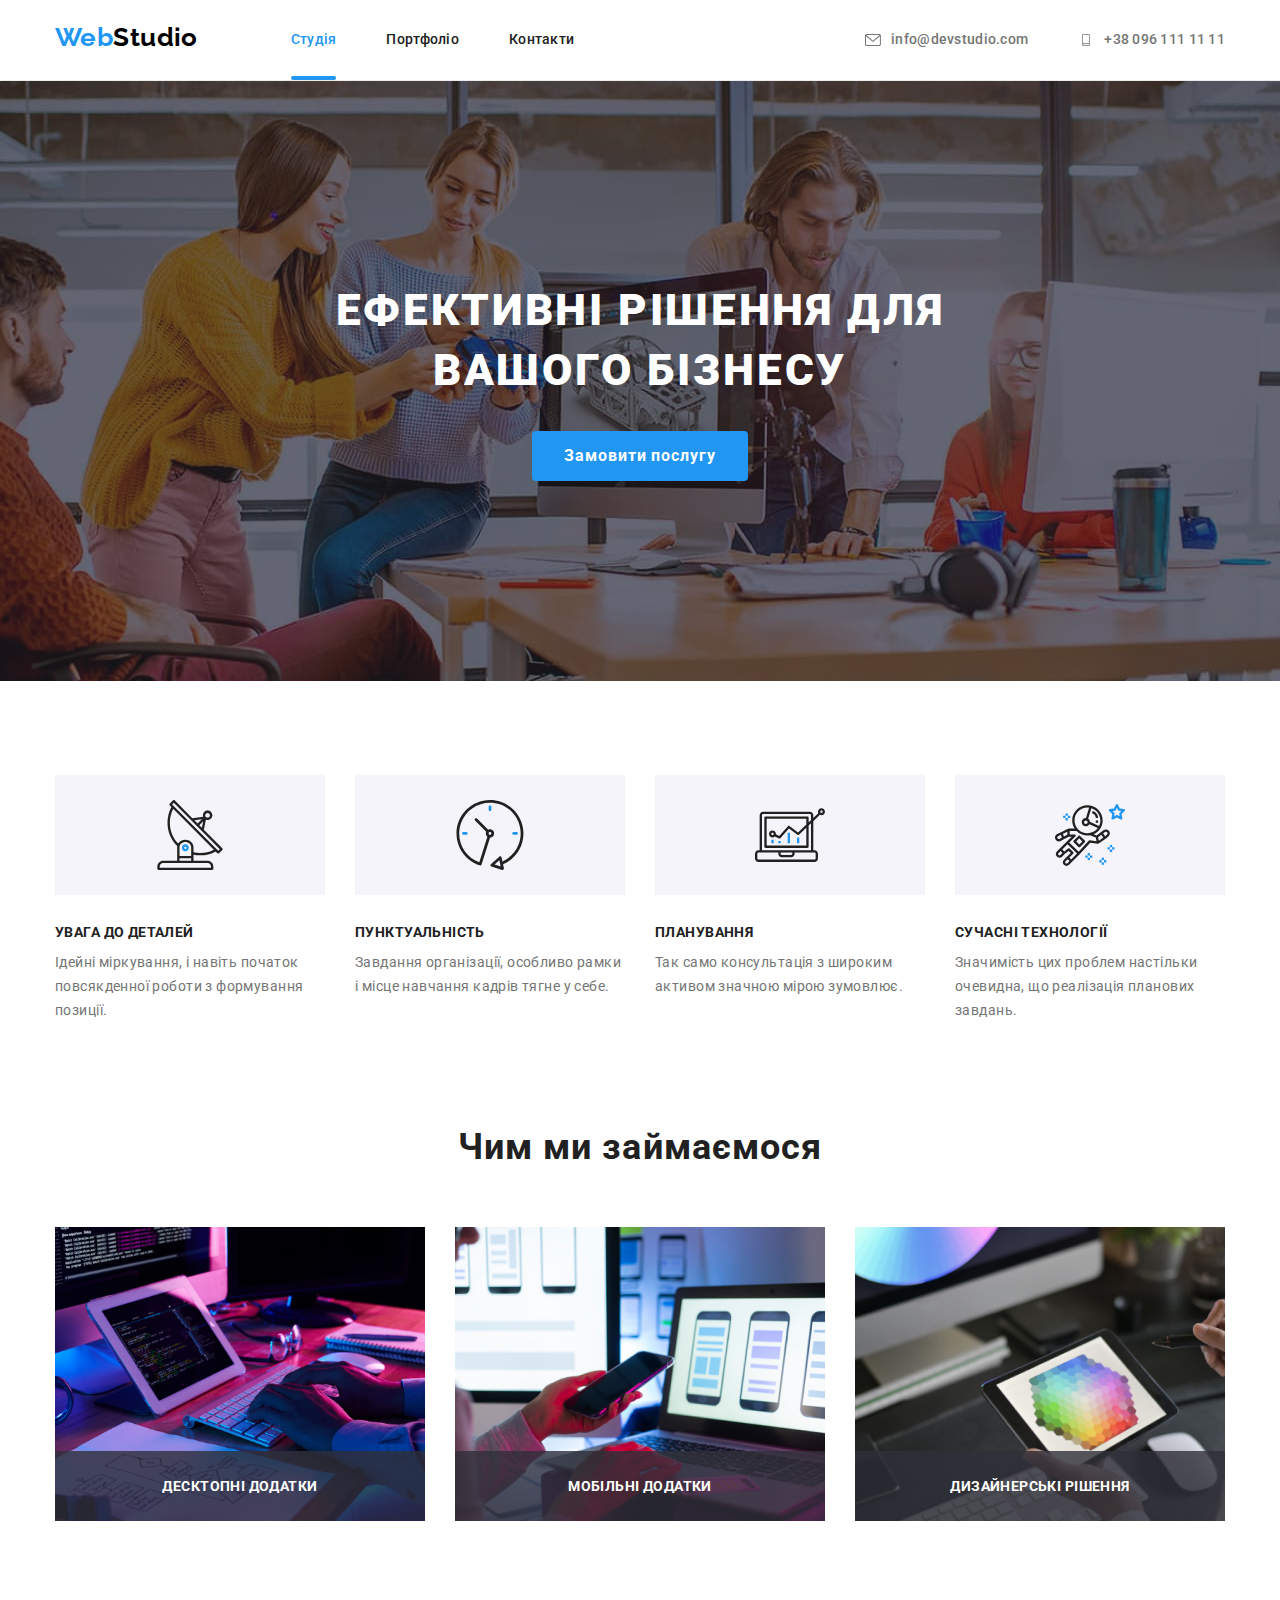
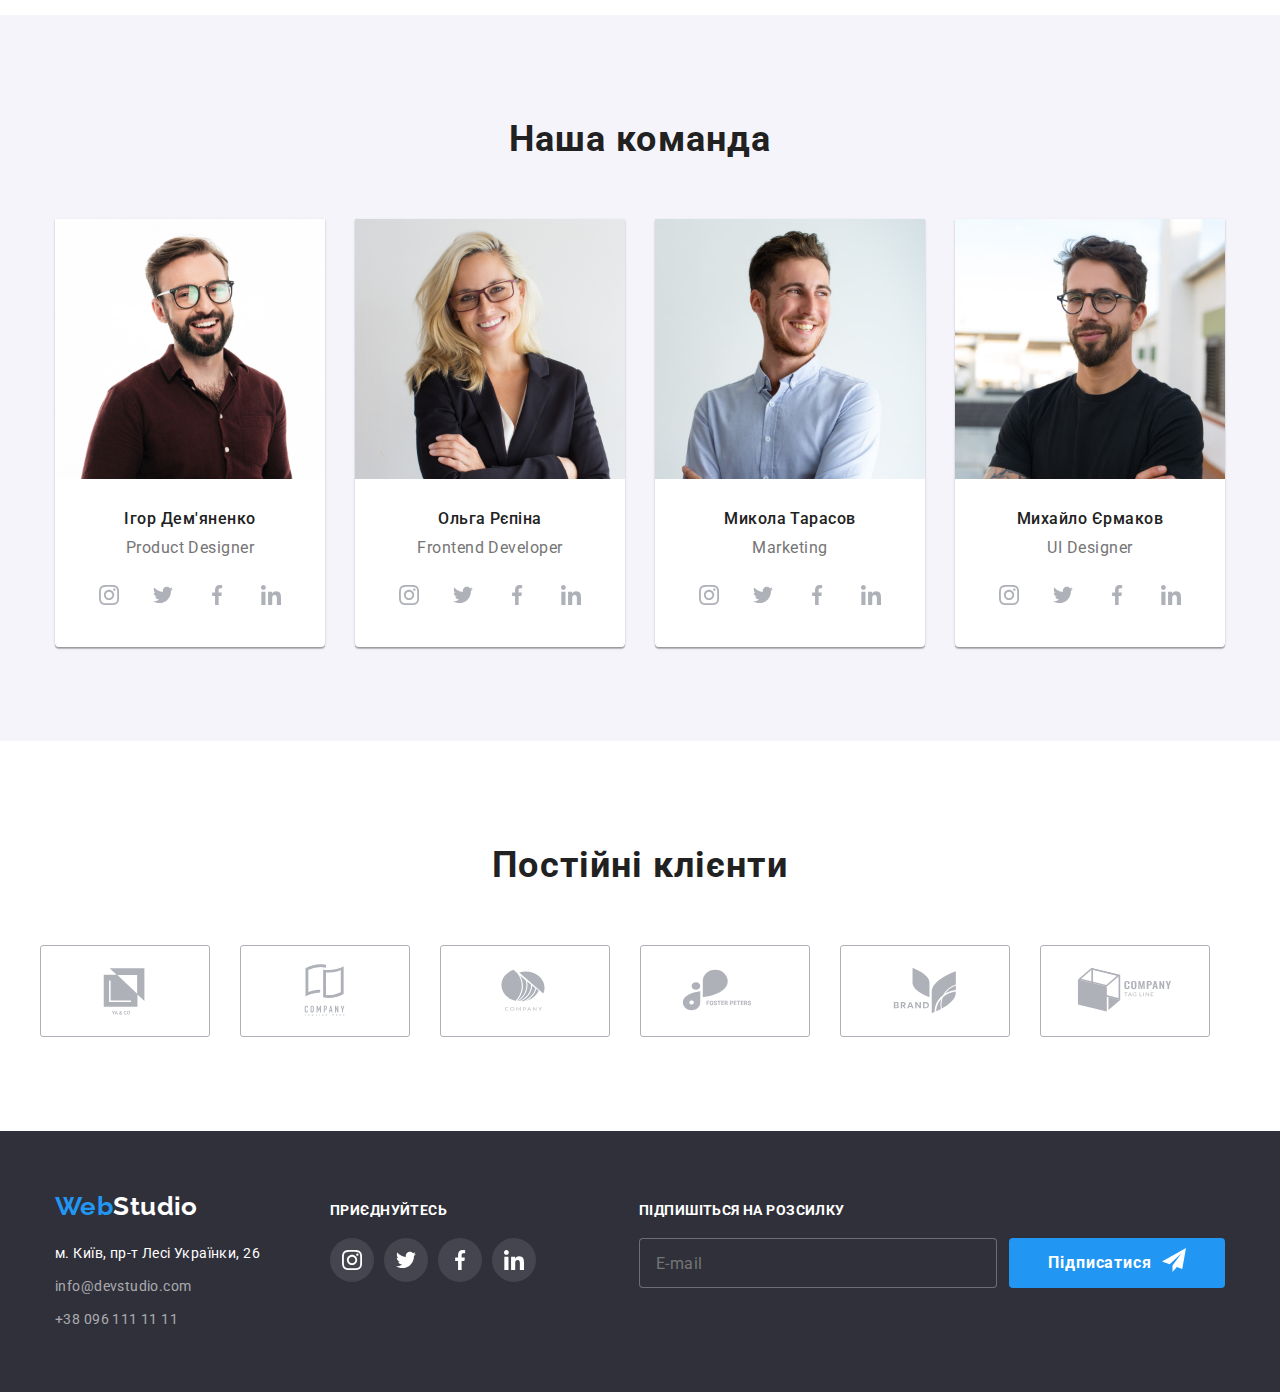
<file: index.html>
<!DOCTYPE html>
<html lang="uk">
  <head>
    <meta charset="UTF-8"/>
    <meta http-equiv="X-UA-Compatible" content="IE=edge" />
    <meta name="viewport" content="width=device-width, initial-scale=1.0" />
    <link rel="preconnect" href="https://fonts.googleapis.com" />
    <link rel="preconnect" href="https://fonts.gstatic.com" crossorigin />
    <link
      href="https://fonts.googleapis.com/css2?family=Raleway:wght@700&family=Roboto:wght@400;500;700&display=swap"
      rel="stylesheet"
    />
    <title>WebStudio</title>
    <link
      rel="stylesheet"
      href="https://cdnjs.cloudflare.com/ajax/libs/modern-normalize/1.0.0/modern-normalize.min.css"
    />
    <link rel="stylesheet" href="./css/main.min.css" />
  </head>

  <body>
    <header class="border">
      <div class="container navigation">
        <nav class="navigation">
          <a href="/index.html" class="logo" lang="en">
            <span class="web">Web</span><span class="studio">Studio</span></a
          >
          <ul class="site-nav navigation">
            <li class="item">
              <a href="index.html" class="link current">Студія</a>
            </li>
            <li class="item">
              <a href="portfolio.html" class="link">Портфоліо</a>
            </li>
            <li class="item"><a href="" class="link">Контакти</a></li>
          </ul>
        </nav>
        <ul class="nav-contacts navigation">
          <li class="item">
            <a href="mailto:info@devstudio.com" class="link">
              <svg class="envelope" width="16px" height="12px">
                <use href="./img/sprite.svg#icon-envelope"></use>
              </svg>
              info@devstudio.com</a
            >
          </li>
          <li class="item">
            <a href="tel:+380961111111" class="link">
              <svg
                viewBox="0 0 100 100"
                width="16"
                height="12"
                class="icon icon-smartphone"
              >
                <use xlink:href="./img/sprite.svg#icon-smartphone"></use>
              </svg>
              +38 096 111 11 11</a
            >
          </li>
        </ul>
      </div>
    </header>
    <main>
      <!--Hero section-->
      <section class="hero-section">
          <h1 class="hero-title">Ефективні рішення для вашого бізнесу</h1>
          <button class="button" type="button" data-modal-open>
            Замовити послугу
          </button>
      </section>
      <!--Benefits section-->
      <section class="section">
        <div class="container">
          <h2 hidden>Наші переваги</h2>
          <ul class="benefits">
            <li class="item">
              <div class="benefits__icon">
                <svg width="70" height="70">
                  <use href="./img/sprite.svg#icon-antenna"></use>
                </svg>
              </div>
              <h3 class="benefits__title">Увага до деталей</h3>
              <p class="benefits__text">
                Ідейні міркування, і навіть початок повсякденної роботи з
                формування позиції.
              </p>
            </li>
            <li class="item">
              <div class="benefits__icon">
                <svg width="70" height="70">
                  <use href="./img/sprite.svg#icon-clock"></use>
                </svg>
              </div>
              <h3 class="benefits__title">Пунктуальність</h3>
              <p class="benefits__text">
                Завдання організації, особливо рамки і місце навчання кадрів
                тягне у себе.
              </p>
            </li>
            <li class="item">
              <div class="benefits__icon">
                <svg width="70" height="70">
                  <use href="./img/sprite.svg#icon-diagram"></use>
                </svg>
              </div>
              <h3 class="benefits__title">Планування</h3>
              <p class="benefits__text">
                Так само консультація з широким активом значною мірою зумовлює.
              </p>
            </li>
            <li class="item">
              <div class="benefits__icon">
                <svg width="70" height="70">
                  <use href="./img/sprite.svg#icon-astronaut"></use>
                </svg>
              </div>
              <h3 class="benefits__title">Сучасні технології</h3>
              <p class="benefits__text">
                Значимість цих проблем настільки очевидна, що реалізація
                планових завдань.
              </p>
            </li>
          </ul>
        </div>
      </section>
      <!--What we can section-->
      <section class="section samples">
        <div class="container">
          <h2 class="samples__title">Чим ми займаємося</h2>
          <ul class="samples__image">
            <li>
              <div class="samples__block">
                <img src="./img/first.jpg" alt="first photo" width="370" />
                <div class="samples__text">
                  <p>Десктопні додатки</p>
                </div>
              </div>
            </li>
            <li>
              <div class="samples__block">
                <img src="./img/second.jpg" alt="second photo" width="370" />
                <div class="samples__text">
                  <p>Мобільні додатки</p>
                </div>
              </div>
            </li>
            <li>
              <div class="samples__block">
                <img src="./img/third.jpg" alt="third photo" width="370" />
                <div class="samples__text">
                  <p>Дизайнерські рішення</p>
                </div>
              </div>
            </li>
          </ul>
        </div>
      </section>
      <!--Team section-->
      <section class="section team">
        <div class="container">
          <h2 class="team__title">Наша команда</h2>
          <ul class="team__members">
            <li class="team__item">
              <img src="./img/team1.jpg" alt="team1 photo" width="270" />
              <div class="member">
                <h3 class="member__title">Ігор Дем'яненко</h3>
                <p class="member__position">Product Designer</p>
                <ul class="social list">
                  <li class="social__icon">
                    <a href="" class="social__link">
                      <svg
                        viewBox="0 0 100 100"
                        width="20"
                        class="icon icon-instagram"
                      >
                        <use xlink:href="./img/sprite.svg#icon-instagram"></use>
                      </svg>
                    </a>
                  </li>
                  <li class="social__icon">
                    <a href="" class="social__link">
                      <svg
                        viewBox="0 0 100 100"
                        width="20"
                        class="icon icon-twitter"
                      >
                        <use xlink:href="./img/sprite.svg#icon-twitter"></use>
                      </svg>
                    </a>
                  </li>
                  <li class="social__icon">
                    <a href="" class="social__link">
                      <svg
                        viewBox="0 0 100 100"
                        width="20"
                        class="icon icon-facebook"
                      >
                        <use xlink:href="./img/sprite.svg#icon-facebook"></use>
                      </svg>
                    </a>
                  </li>
                  <li class="social__icon">
                    <a href="" class="social__link">
                      <svg
                        viewBox="0 0 100 100"
                        width="20"
                        class="icon icon-linkedin"
                      >
                        <use xlink:href="./img/sprite.svg#icon-linkedin"></use>
                      </svg>
                    </a>
                  </li>
                </ul>
              </div>
            </li>
            <li class="team__item">
              <img src="./img/team2.jpg" alt="team2 photo" width="270" />
              <div class="member">
                <h3 class="member__title">Ольга Рєпіна</h3>
                <p class="member__position">Frontend Developer</p>
                <ul class="social list">
                  <li class="social__icon">
                    <a href="" class="social__link">
                      <svg
                        viewBox="0 0 100 100"
                        width="20"
                        class="icon icon-instagram"
                      >
                        <use xlink:href="./img/sprite.svg#icon-instagram"></use>
                      </svg>
                    </a>
                  </li>
                  <li class="social__icon">
                    <a href="" class="social__link">
                      <svg
                        viewBox="0 0 100 100"
                        width="20"
                        class="icon icon-twitter"
                      >
                        <use xlink:href="./img/sprite.svg#icon-twitter"></use>
                      </svg>
                    </a>
                  </li>
                  <li class="social__icon">
                    <a href="" class="social__link">
                      <svg
                        viewBox="0 0 100 100"
                        width="20"
                        class="icon icon-facebook"
                      >
                        <use xlink:href="./img/sprite.svg#icon-facebook"></use>
                      </svg>
                    </a>
                  </li>
                  <li class="social__icon">
                    <a href="" class="social__link">
                      <svg
                        viewBox="0 0 100 100"
                        width="20"
                        class="icon icon-linkedin"
                      >
                        <use xlink:href="./img/sprite.svg#icon-linkedin"></use>
                      </svg>
                    </a>
                  </li>
                </ul>
              </div>
            </li>
            <li class="team__item">
              <img src="./img/team3.jpg" alt="team3 photo" width="270" />
              <div class="member">
                <h3 class="member__title">Микола Тарасов</h3>
                <p class="member__position">Marketing</p>
                <ul class="social list">
                  <li class="social__icon">
                    <a href="" class="social__link">
                      <svg
                        viewBox="0 0 100 100"
                        width="20"
                        class="icon icon-instagram"
                      >
                        <use xlink:href="./img/sprite.svg#icon-instagram"></use>
                      </svg>
                    </a>
                  </li>
                  <li class="social__icon">
                    <a href="" class="social__link">
                      <svg
                        viewBox="0 0 100 100"
                        width="20"
                        class="icon icon-twitter"
                      >
                        <use xlink:href="./img/sprite.svg#icon-twitter"></use>
                      </svg>
                    </a>
                  </li>
                  <li class="social__icon">
                    <a href="" class="social__link">
                      <svg
                        viewBox="0 0 100 100"
                        width="20"
                        class="icon icon-facebook"
                      >
                        <use xlink:href="./img/sprite.svg#icon-facebook"></use>
                      </svg>
                    </a>
                  </li>
                  <li class="social__icon">
                    <a href="" class="social__link">
                      <svg
                        viewBox="0 0 100 100"
                        width="20"
                        class="icon icon-linkedin"
                      >
                        <use xlink:href="./img/sprite.svg#icon-linkedin"></use>
                      </svg>
                    </a>
                  </li>
                </ul>
              </div>
            </li>
            <li class="team__item">
              <img src="./img/team4.jpg" alt="team4 photo" width="270" />
              <div class="member">
                <h3 class="member__title">Михайло Єрмаков</h3>
                <p class="member__position">UI Designer</p>
                <ul class="social list">
                  <li class="social__icon">
                    <a href="" class="social__link">
                      <svg
                        viewBox="0 0 100 100"
                        width="20"
                        class="icon icon-instagram"
                      >
                        <use xlink:href="./img/sprite.svg#icon-instagram"></use>
                      </svg>
                    </a>
                  </li>
                  <li class="social__icon">
                    <a href="" class="social__link">
                      <svg
                        viewBox="0 0 100 100"
                        width="20"
                        class="icon icon-twitter"
                      >
                        <use xlink:href="./img/sprite.svg#icon-twitter"></use>
                      </svg>
                    </a>
                  </li>
                  <li class="social__icon">
                    <a href="" class="social__link">
                      <svg
                        viewBox="0 0 100 100"
                        width="20"
                        class="icon icon-facebook"
                      >
                        <use xlink:href="./img/sprite.svg#icon-facebook"></use>
                      </svg>
                    </a>
                  </li>
                  <li class="social__icon">
                    <a href="" class="social__link">
                      <svg
                        viewBox="0 0 100 100"
                        width="20"
                        class="icon icon-linkedin"
                      >
                        <use xlink:href="./img/sprite.svg#icon-linkedin"></use>
                      </svg>
                    </a>
                  </li>
                </ul>
              </div>
            </li>
          </ul>
        </div>
      </section>
    </main>
    <!--Our clients icons-->
    <section class="section">
      <div class="container">
        <h2 class="clients__title">Постійні клієнти</h2>
        <ul class="clients">
          <li class="clients__item">
            <a href="" class="clients__logo">
              <svg class="clients__icon" width="106px" height="60px">
                <use href="./img/sprite.svg#icon-Logo"></use>
              </svg>
            </a>
          </li>
          <li class="clients__item">
            <a href="" class="clients__logo">
              <svg class="clients__icon" width="106px" height="60px">
                <use href="./img/sprite.svg#icon-Logo-1"></use>
              </svg>
            </a>
          </li>
          <li class="clients__item">
            <a href="" class="clients__logo">
              <svg class="clients__icon" width="106px" height="60px">
                <use href="./img/sprite.svg#icon-Logo-2"></use>
              </svg>
            </a>
          </li>
          <li class="clients__item">
            <a href="" class="clients__logo">
              <svg class="clients__icon" width="106px" height="60px">
                <use href="./img/sprite.svg#icon-Logo-3"></use>
              </svg>
            </a>
          </li>
          <li class="clients__item">
            <a href="" class="clients__logo">
              <svg class="clients__icon" width="106px" height="60px">
                <use href="./img/sprite.svg#icon-Logo-4"></use>
              </svg>
            </a>
          </li>
          <li class="clients__item">
            <a href="" class="clients__logo">
              <svg class="clients__icon" width="106px" height="60px">
                <use href="./img/sprite.svg#icon-Logo-5"></use>
              </svg>
            </a>
          </li>
        </ul>
      </div>
    </section>
    <!--Contacts-->
    <footer class="footer">
      <div class="container">
        <div class="footer__container">
          <div class="footer__contacts">
            <a href="/index.html" class="footer__logo" lang="en">
              <span class="web">Web</span
              ><span class="footer-studio">Studio</span></a
            >
            <address>
              <ul>
                <li class="footer__contact">
                  <a
                    href="https://goo.gl/maps/wk6n3xBfWeeEz1HY8"
                    target="_blank"
                    rel="noopener nofollow noreferrer"
                    class="address"
                  >
                    м. Київ, пр-т Лесі Українки, 26</a
                  >
                </li>
                <li class="footer__contact">
                  <a href="mailto:info@devstudio.com" class="footer__link"
                    >info@devstudio.com</a
                  >
                </li>
                <li class="footer__contact">
                  <a href="tel:+380961111111" class="footer__link"
                    >+38 096 111 11 11</a
                  >
                </li>
              </ul>
            </address>
          </div>
          <div class="connect">
            <p class="connect__title">Приєднуйтесь</p>
            <div class="connect__container">
              <ul class="connect__items list">
                <li>
                  <button class="connect__button">
                    <svg class="connect__icon">
                      <use href="./img/sprite.svg#icon-instagram"></use>
                    </svg>
                  </button>
                </li>
                <li>
                  <button class="connect__button">
                    <svg class="connect__icon">
                      <use href="./img/sprite.svg#icon-twitter"></use>
                    </svg>
                  </button>
                </li>
                <li>
                  <button class="connect__button">
                    <svg class="connect__icon">
                      <use href="./img/sprite.svg#icon-facebook"></use>
                    </svg>
                  </button>
                </li>
                <li>
                  <button class="connect__button">
                    <svg class="connect__icon">
                      <use href="./img/sprite.svg#icon-linkedin"></use>
                    </svg>
                  </button>
                </li>
              </ul>
            </div>
          </div>
          <div class="subscribe">
            <p class="connect__title">Підпишіться на розсилку</p>
            <form action="" class="footer__subscription">
              <label for="email"></label>
              <input
                type="email"
                name="e-mail"
                id="e-mail"
                required
                placeholder="E-mail"
              />
              <button type="submit" class="subscribe__btn">
                Підписатися
                <svg width="24" height="24">
                  <use href="./img/sprite.svg#icon-icon-send"></use>
                </svg>
              </button>
            </form>
          </div>
        </div>
      </div>
    </footer>
    <div class="backdrop is-hidden" data-modal>
      <div class="modal">
        <button type="button" class="close-button" data-modal-close>
          <svg width="30" height="30">
            <use href="./img/sprite.svg#icon-close"></use>
          </svg>
        </button>
        <p class="modal-title">Залиште свої дані, ми вам передзвонимо</p>
        <form action="" class="modal-form">
          <div class="form-element">
            <label for="name">Ім'я</label>
            <div class="input-wrap">
              <input type="text" name="name" id="name" required />
              <svg width="18" height="18">
                <use href="./img/sprite.svg#icon-person-black"></use>
              </svg>
            </div>
          </div>
          <div class="form-element">
            <label for="tel">Телефон</label>
            <div class="input-wrap">
              <input type="tel" name="tel" id="tel" required />
              <svg width="18" height="18">
                <use href="./img/sprite.svg#icon-phone-black"></use>
              </svg>
            </div>
          </div>
          <div class="form-element">
            <label for="email">Пошта</label>
            <div class="input-wrap">
              <input type="email" name="email" id="email" required />
              <svg width="18" height="18">
                <use href="./img/sprite.svg#icon-email-black"></use>
              </svg>
            </div>
          </div>
          <div class="form-element">
            <label for="comment">Коментар</label>
            <textarea
              class="comment"
              name="comment"
              id="comment"
              cols="30"
              rows="10"
              placeholder="Введіть текст"
            ></textarea>
          </div>
          <div class="accept">
            <input
              type="checkbox"
              id="accept"
              name="accept"
              class="visually-hidden"
              required
            />
            <label for="accept" class="div-conditions">
              <div class="checkbox">
                <svg width="15" height="15">
                  <use href="./img/sprite.svg#icon-Vector"></use>
                </svg>
              </div>
              Погоджуюся з розсилкою та приймаю
              <a href="" class="conditions"><span>Умови договору</span></a>
            </label>
          </div>
          <button type="submit" class="submit-btn">Відправити</button>
        </form>
      </div>
    </div>
    <script src="./js/modal.js"></script>
  </body>
</html>
</file>
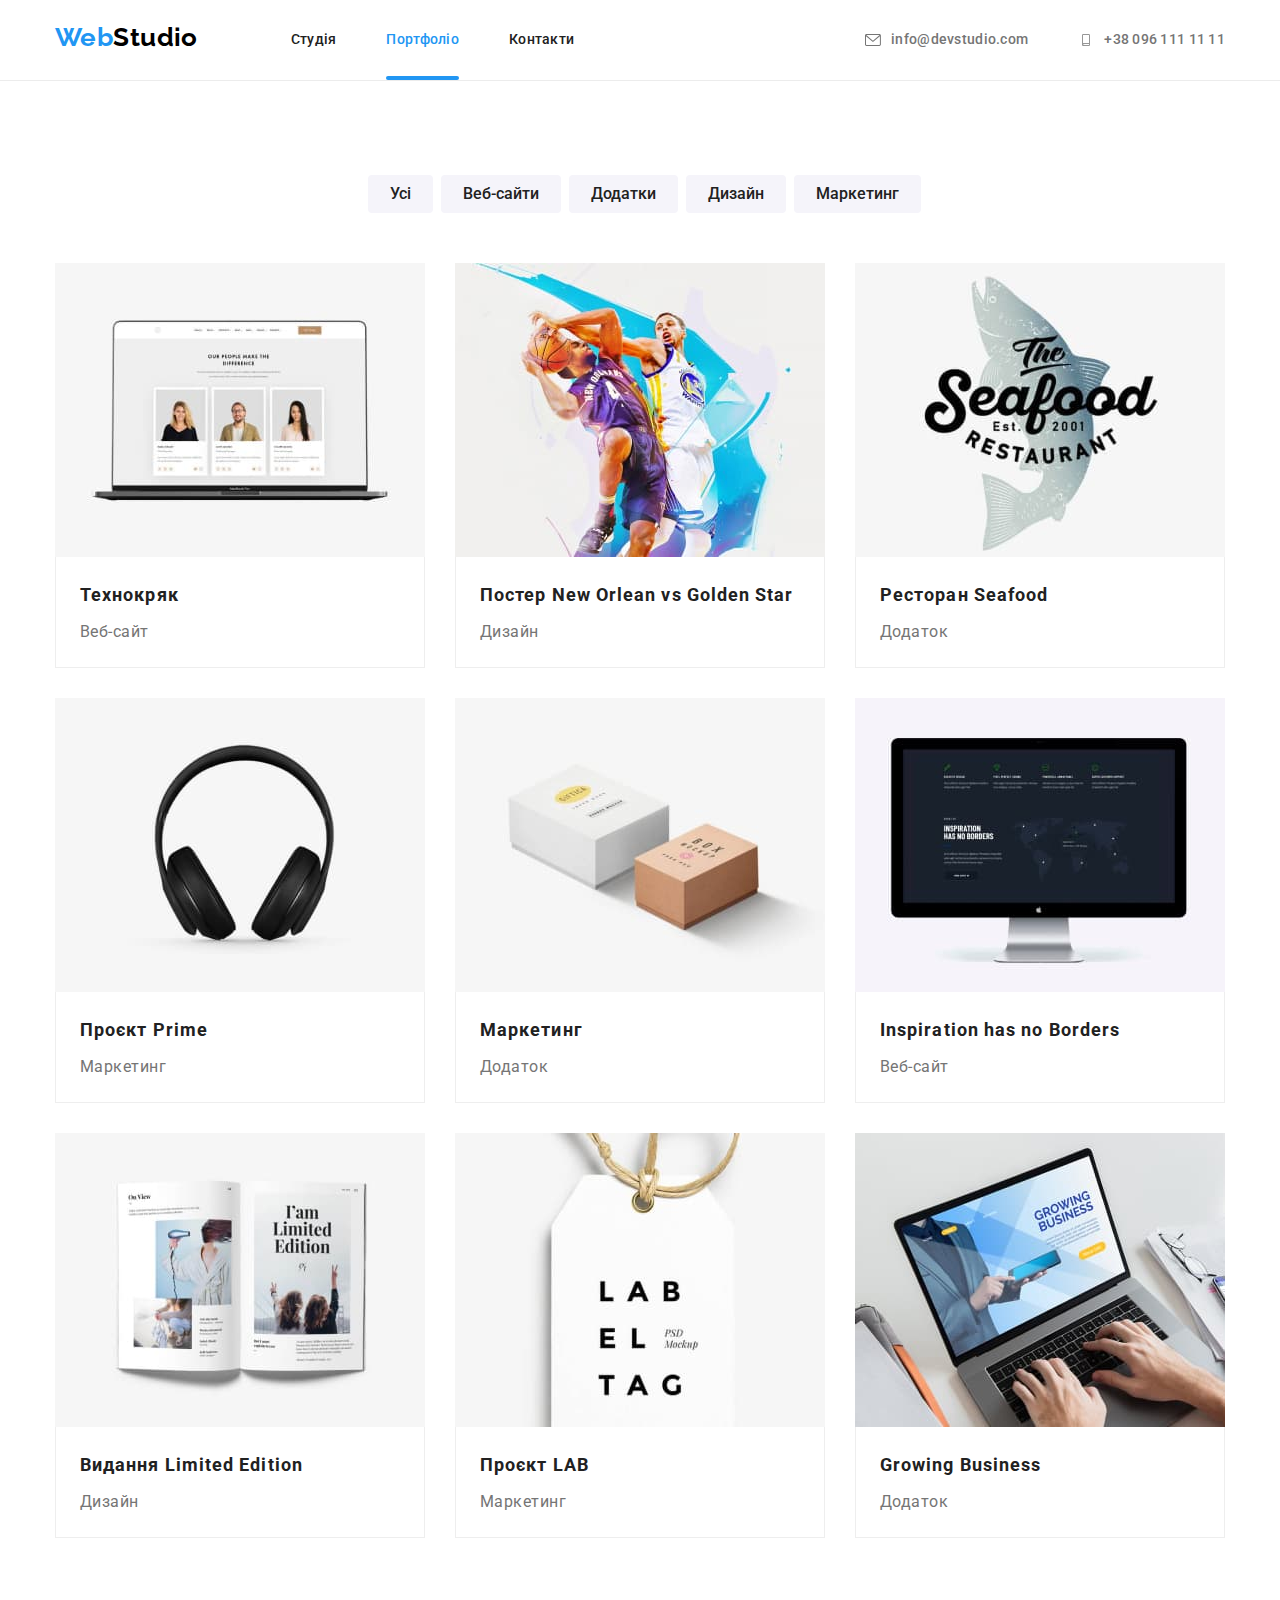
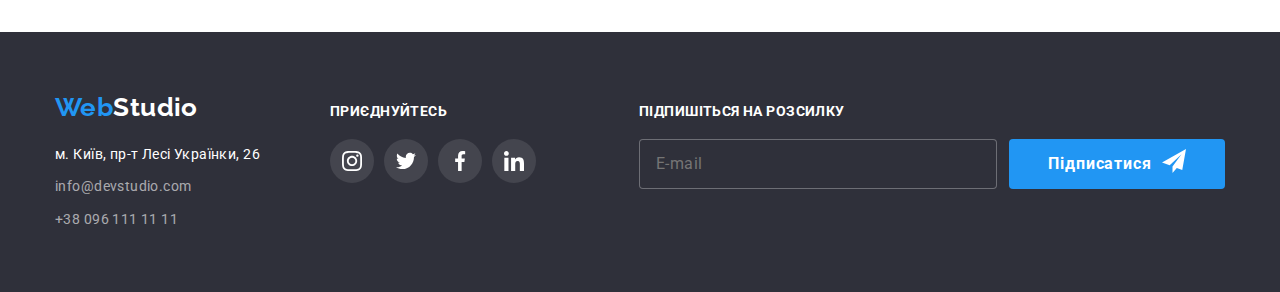
<file: portfolio.html>
<!DOCTYPE html>
<html lang="uk">
  <head>
    <meta charset="UTF-8" />
    <meta http-equiv="X-UA-Compatible" content="IE=edge" />
    <meta name="viewport" content="width=device-width, initial-scale=1.0" />
    <link rel="preconnect" href="https://fonts.googleapis.com">
    <link rel="preconnect" href="https://fonts.gstatic.com" crossorigin>
    <link href="https://fonts.googleapis.com/css2?family=Raleway:wght@700&family=Roboto:wght@400;500;700&display=swap"
        rel="stylesheet">
    <title>Portfolio</title>
    <link rel="stylesheet" href="https://cdnjs.cloudflare.com/ajax/libs/modern-normalize/1.0.0/modern-normalize.min.css" />
    <link rel="stylesheet" href="./css/main.min.css">
    <header class="border">
      <div class="container navigation">
        <nav class="navigation">
          <a href="/index.html" class="logo" lang="en">
            <span class="web">Web</span><span class="studio">Studio</span></a>
          <ul class="site-nav navigation">
            <li class="item">
              <a href="index.html" class="link">Студія</a>
            </li>
            <li class="item">
              <a href="portfolio.html" class="link current">Портфоліо</a>
            </li>
            <li class="item"><a href="" class="link">Контакти</a></li>
          </ul>
        </nav>
        <ul class="nav-contacts navigation">
          <li class="item">
            <a href="mailto:info@devstudio.com" class="link">
              <svg class="envelope" width="16px" height="12px">
                <use href="./img/sprite.svg#icon-envelope"></use>
              </svg>
              info@devstudio.com</a>
          </li>
          <li class="item">
            <a href="tel:+380961111111" class="link">
              <svg viewBox="0 0 100 100" width="16" height="12" class="icon icon-smartphone">
                <use xlink:href="./img/sprite.svg#icon-smartphone"></use>
              </svg>
              +38 096 111 11 11</a>
          </li>
        </ul>
      </div>
    </header>
    <!--Portfolio-->
    <main class="section">
      <div class="container">
      <h1 hidden>Наші роботи</h1>
      <ul class="portfolio-buttons">
        <li><button type="button" class="portfolio-button">Усі</button></li>
        <li><button type="button" class="portfolio-button">Веб-сайти</button></li>
        <li><button type="button" class="portfolio-button">Додатки</button></li>
        <li><button type="button" class="portfolio-button">Дизайн</button></li>
        <li><button type="button" class="portfolio-button">Маркетинг</button></li>
      </ul>
      <ul class="portfolio-container">
        <li class="portfolio-element">
          <a href="" class="portfolio-link">
            <div class="portfolio-image">
          <img src="./img/portfolio-1.jpg" alt="portfolio-1" width="370" />
          <div class="text-focus">
            <p> Ресурс пропонує комплексні пропозиції з різним рівнем функціоналу та сервісів. Все це дозволить відвідувачу отримати
            вичерпні відомості про компанію чи приватну особу.</p>
          </div>
        </div>
          <div class="example">
          <h2 class="example-title">Технокряк</h2>
          <p class="example-text">Веб-сайт</p>
          </div></a>
        </li>
        <li class="portfolio-element">
          <a href="" class="portfolio-link">
            <div class="portfolio-image">
          <img src="./img/portfolio-2.jpg" alt="portfolio-2" width="370" />
        <div class="text-focus">
          <p> Ресурс пропонує комплексні пропозиції з різним рівнем функціоналу та сервісів. Все це дозволить відвідувачу
            отримати
            вичерпні відомості про компанію чи приватну особу.</p>
        </div>
        </div>
          <div class="example">
          <h2 class="example-title">Постер New Orlean vs Golden Star</h2>
          <p class="example-text">Дизайн</p>
          </div></a>
        </li>
        <li class="portfolio-element">
          <a href="" class="portfolio-link">
            <div class="portfolio-image">
          <img src="./img/portfolio-3.jpg" alt="portfolio-3" width="370" />
          
        <div class="text-focus">
          <p> Ресурс пропонує комплексні пропозиції з різним рівнем функціоналу та сервісів. Все це дозволить відвідувачу
            отримати
            вичерпні відомості про компанію чи приватну особу.</p>
        </div>
      </div>
          <div class="example">
          <h2 class="example-title">Ресторан Seafood</h2>
          <p class="example-text">Додаток</p>
          </div></a>
        </li>
        <li class="portfolio-element">
          <a href="" class="portfolio-link">
            <div class="portfolio-image">
          <img src="./img/portfolio-4.jpg" alt="portfolio-4" width="370" />
          <div class="text-focus">
            <p> Ресурс пропонує комплексні пропозиції з різним рівнем функціоналу та сервісів. Все це дозволить відвідувачу
              отримати
              вичерпні відомості про компанію чи приватну особу.</p>
          </div></div>
          <div class="example">
          <h2 class="example-title">Проєкт Prime</h2>
          <p class="example-text">Маркетинг</p>
          </div></a>
        </li>
        <li class="portfolio-element">
          <a href="" class="portfolio-link">
            <div class="portfolio-image">
          <img src="./img/portfolio-5.jpg" alt="portfolio-5" width="370" />
          <div class="text-focus">
            <p> Ресурс пропонує комплексні пропозиції з різним рівнем функціоналу та сервісів. Все це дозволить відвідувачу
              отримати
              вичерпні відомості про компанію чи приватну особу.</p>
          </div></div>
          <div class="example">
          <h2 class="example-title">Маркетинг</h2>
          <p class="example-text">Додаток</p>
          </div></a>
        </li>
        <li class="portfolio-element">
          <a href="" class="portfolio-link">
            <div class="portfolio-image">
          <img src="./img/portfolio-6.jpg" alt="portfolio-6" width="370" />
          <div class="text-focus">
            <p> Ресурс пропонує комплексні пропозиції з різним рівнем функціоналу та сервісів. Все це дозволить відвідувачу
              отримати
              вичерпні відомості про компанію чи приватну особу.</p>
          </div></div>
          <div class="example">
          <h2 class="example-title">Inspiration has no Borders</h2>
          <p class="example-text">Веб-сайт</p>
          </div></a>
        </li>
        <li class="portfolio-element">
          <a href="" class="portfolio-link">
            <div class="portfolio-image">
          <img src="./img/portfolio-7.jpg" alt="portfolio-7" width="370" />
          <div class="text-focus">
            <p> Ресурс пропонує комплексні пропозиції з різним рівнем функціоналу та сервісів. Все це дозволить відвідувачу
              отримати
              вичерпні відомості про компанію чи приватну особу.</p>
          </div></div>
          <div class="example">
          <h2 class="example-title">Видання Limited Edition</h2>
          <p class="example-text">Дизайн</p>
          </div></a>
        </li>
        <li class="portfolio-element">
          <a href="" class="portfolio-link">
            <div class="portfolio-image">
          <img src="./img/portfolio-8.jpg" alt="portfolio-8" width="370" />
          <div class="text-focus">
            <p> Ресурс пропонує комплексні пропозиції з різним рівнем функціоналу та сервісів. Все це дозволить відвідувачу
              отримати
              вичерпні відомості про компанію чи приватну особу.</p>
          </div></div>
          <div class="example">
          <h2 class="example-title">Проєкт LAB</h2>
          <p class="example-text">Маркетинг</p>
          </div></a>
        </li>
        <li class="portfolio-element">
          <a href="" class="portfolio-link">
            <div class="portfolio-image">
          <img src="./img/portfolio-9.jpg" alt="portfolio-9" width="370" />
          <div class="text-focus">
            <p> Ресурс пропонує комплексні пропозиції з різним рівнем функціоналу та сервісів. Все це дозволить відвідувачу
              отримати
              вичерпні відомості про компанію чи приватну особу.</p>
          </div></div>
          <div class="example">
          <h2 class="example-title">Growing Business</h2>
          <p class="example-text">Додаток</p>
          </div></a>
        </li>
      </ul>
      </div>
    </main>
    <!--Contacts-->
    <footer class="footer">
      <div class="container">
        <div class="footer__container">
          <div class="footer__contacts">
            <a href="/index.html" class="footer__logo" lang="en">
              <span class="web">Web</span><span class="footer-studio">Studio</span></a>
            <address>
              <ul>
                <li class="footer__contact">
                  <a href="https://goo.gl/maps/wk6n3xBfWeeEz1HY8" target="_blank" rel="noopener nofollow noreferrer"
                    class="address">
                    м. Київ, пр-т Лесі Українки, 26</a>
                </li>
                <li class="footer__contact">
                  <a href="mailto:info@devstudio.com" class="footer__link">info@devstudio.com</a>
                </li>
                <li class="footer__contact">
                  <a href="tel:+380961111111" class="footer__link">+38 096 111 11 11</a>
                </li>
              </ul>
            </address>
          </div>
          <div class="connect">
            <p class="connect__title">Приєднуйтесь</p>
            <div class="connect__container">
              <ul class="connect__items list">
                <li>
                  <button class="connect__button">
                    <svg class="connect__icon">
                      <use href="./img/sprite.svg#icon-instagram"></use>
                    </svg>
                  </button>
                </li>
                <li>
                  <button class="connect__button">
                    <svg class="connect__icon">
                      <use href="./img/sprite.svg#icon-twitter"></use>
                    </svg>
                  </button>
                </li>
                <li>
                  <button class="connect__button">
                    <svg class="connect__icon">
                      <use href="./img/sprite.svg#icon-facebook"></use>
                    </svg>
                  </button>
                </li>
                <li>
                  <button class="connect__button">
                    <svg class="connect__icon">
                      <use href="./img/sprite.svg#icon-linkedin"></use>
                    </svg>
                  </button>
                </li>
              </ul>
            </div>
          </div>
          <div class="subscribe">
            <p class="connect__title">Підпишіться на розсилку</p>
            <form action="" class="footer__subscription">
              <label for="email"></label>
              <input type="email" name="e-mail" id="e-mail" required placeholder="E-mail" />
              <button type="submit" class="subscribe__btn">
                Підписатися
                <svg width="24" height="24">
                  <use href="./img/sprite.svg#icon-icon-send"></use>
                </svg>
              </button>
            </form>
          </div>
        </div>
      </div>
    </footer>
  </body>
</html>
</file>
<file: css/main.min.css>
:root{--primary-text-color: #757575;--title-text-color: #212121;--white-text-color: #ffffff;--accent-color: #2196f3;--primary-background-color: #ffffff;--second-bcg-color: #f5f4fa;--secondary-bcg-studio: #2f303a;--secondary-text-color: #000000}h1,h2,h3,h4,h5,h6,ul,p{margin:0}ul{padding-left:0}body{background-color:var(--primary-background-color);color:var(--primary-text-color);font-family:Roboto,sans-serif;font-size:14px;letter-spacing:.03em}ul{list-style:none}a{text-decoration:none}.container{width:1200px;margin:0 auto;padding-left:15px;padding-right:15px}.section{padding-top:94px;padding-bottom:94px}.button{font-size:16px;font-weight:700;line-height:1.88;display:block;margin:0 auto;padding-top:10px;padding-bottom:10px;background-color:var(--accent-color);font-family:inherit;width:216px;letter-spacing:.06em;color:var(--primary-background-color);border:var(--accent-color);border-radius:4px;cursor:pointer}.border{border-bottom:solid 1px #ececec}.logo{font-size:26px;font-weight:700;line-height:1.19;display:block;font-family:Raleway,sans-serif;-webkit-text-decoration-line:none;text-decoration-line:none;padding-top:19px;padding-bottom:25px}.web{color:var(--accent-color)}.studio{color:var(--secondary-text-color)}.navigation{display:-webkit-box;display:-ms-flexbox;display:flex;-webkit-box-align:center;-ms-flex-align:center;align-items:center}.site-nav .item:not(:last-child){margin-right:50px}.site-nav{margin-left:93px}.site-nav .link{display:-webkit-box;display:-ms-flexbox;display:flex;position:relative;padding-top:32px;padding-bottom:32px;color:var(--title-text-color);font-weight:500;line-height:1.14;letter-spacing:.02em}.site-nav .link:hover,.site-nav .link:focus,.nav-contacts .link:hover,.nav-contacts .link:focus{color:var(--accent-color);-webkit-transition:color 250ms cubic-bezier(0.4, 0, 0.2, 1);transition:color 250ms cubic-bezier(0.4, 0, 0.2, 1)}.link.current::after{content:"";display:block;position:absolute;left:0;bottom:0;width:100%;height:4px;background-color:var(--accent-color);border-radius:2px}.site-nav .link.current{color:var(--accent-color)}.nav-contacts{display:-webkit-box;display:-ms-flexbox;display:flex;margin-left:auto}.nav-contacts .item+.item{margin-left:50px}.nav-contacts .link{display:-webkit-box;display:-ms-flexbox;display:flex;font-weight:500;line-height:1.14;letter-spacing:.02em;-webkit-box-align:center;-ms-flex-align:center;align-items:center;color:var(--primary-text-color)}.nav-contacts .link svg{fill:var(--primary-text-color);margin-right:10px}.nav-contacts .link:hover svg{fill:var(--accent-color)}.hero-section{max-width:1600px;height:600px;margin-left:auto;margin-right:auto;padding-top:200px;padding-bottom:200px;background-position:center;background-image:-webkit-gradient(linear, left top, right top, from(rgba(47, 48, 58, 0.4)), to(rgba(47, 48, 58, 0.4))),url(../img/hero-background.jpg);background-image:linear-gradient(to right, rgba(47, 48, 58, 0.4), rgba(47, 48, 58, 0.4)),url(../img/hero-background.jpg);background-repeat:no-repeat;background-position:center;background-size:cover;background-color:var(--secondary-bcg-studio)}.hero-title{font-size:44px;font-weight:900;line-height:1.36;width:696px;text-align:center;letter-spacing:.06em;text-transform:uppercase;color:var(--primary-background-color);margin:0 auto;margin-bottom:30px}.benefits{display:-webkit-box;display:-ms-flexbox;display:flex;gap:30px}.benefits__icon{display:-webkit-box;display:-ms-flexbox;display:flex;margin-bottom:30px;-webkit-box-align:center;-ms-flex-align:center;align-items:center;-webkit-box-pack:center;-ms-flex-pack:center;justify-content:center;width:270px;height:120px;background-color:var(--second-bcg-color)}.benefits__title{font-size:14px;font-weight:700;line-height:1.14;margin-bottom:10px;letter-spacing:.03em;text-transform:uppercase;color:var(--title-text-color)}.benefits__text{font-weight:400;line-height:1.71;letter-spacing:.03em;color:var(--primary-text-color)}.samples{padding-top:0px}.samples__title,.team__title,.clients__title{font-size:36px;font-weight:700;line-height:1.67;margin-bottom:50px;text-align:center;letter-spacing:.03em;color:var(--title-text-color)}.samples__image{display:-webkit-box;display:-ms-flexbox;display:flex;gap:30px}img{display:block;max-width:100%;height:auto}.samples__block{display:block;position:relative}.samples__text{display:-webkit-box;display:-ms-flexbox;display:flex;-webkit-box-pack:center;-ms-flex-pack:center;justify-content:center;-webkit-box-align:center;-ms-flex-align:center;align-items:center;position:absolute;bottom:0;right:0;width:100%;height:70px;font-weight:700;color:var(--primary-background-color);background:rgba(47,48,58,.8);text-transform:uppercase}.team__members{display:-webkit-box;display:-ms-flexbox;display:flex;gap:30px}.team{background-color:var(--second-bcg-color)}.member{padding-top:30px;padding-bottom:30px}.member__title{font-size:16px;font-weight:500;line-height:1.19;display:block;margin-bottom:10px;letter-spacing:.03em;text-align:center;color:var(--title-text-color)}.member__position{font-size:16px;font-weight:400;line-height:1.19;display:block;margin-bottom:16px;letter-spacing:.03em;text-align:center;color:var(--primary-text-color)}.team__item{background-color:var(--primary-background-color);-webkit-box-shadow:0px 1px 3px rgba(0,0,0,.12),0px 1px 1px rgba(0,0,0,.14),0px 2px 1px rgba(0,0,0,.2);box-shadow:0px 1px 3px rgba(0,0,0,.12),0px 1px 1px rgba(0,0,0,.14),0px 2px 1px rgba(0,0,0,.2);border-radius:0px 0px 4px 4px}.social{display:-webkit-box;display:-ms-flexbox;display:flex;-webkit-box-pack:center;-ms-flex-pack:center;justify-content:center}.social__icon{display:-webkit-box;display:-ms-flexbox;display:flex;-webkit-box-align:center;-ms-flex-align:center;align-items:center}.social__icon:not(:first-child){margin-left:10px}.social__link{display:-webkit-box;display:-ms-flexbox;display:flex;width:44px;height:44px;background:var(--primary-background-color);border-radius:50%;-webkit-box-pack:center;-ms-flex-pack:center;justify-content:center}.social__link:hover{background-color:var(--accent-color);-webkit-transition:background-color 250ms cubic-bezier(0.4, 0, 0.2, 1);transition:background-color 250ms cubic-bezier(0.4, 0, 0.2, 1)}.social__link svg{fill:#afb1b8}.social__link:hover svg{fill:var(--primary-background-color);-webkit-transition:fill 250ms cubic-bezier(0.4, 0, 0.2, 1);transition:fill 250ms cubic-bezier(0.4, 0, 0.2, 1)}.clients{display:-webkit-box;display:-ms-flexbox;display:flex;-webkit-box-pack:center;-ms-flex-pack:center;justify-content:center}.clients__logo{display:-webkit-box;display:-ms-flexbox;display:flex;-webkit-box-pack:center;-ms-flex-pack:center;justify-content:center;-webkit-box-align:center;-ms-flex-align:center;align-items:center;margin-right:30px;width:170px;height:92px;border:1px solid #afb1b8;border-radius:3px}.clients__logo svg{fill:#afb1b8}.clients__logo:hover{border:1px solid var(--accent-color);-webkit-transition:border 250ms cubic-bezier(0.4, 0, 0.2, 1);transition:border 250ms cubic-bezier(0.4, 0, 0.2, 1)}.clients__logo:hover svg,.clients__logo:focus svg{fill:var(--accent-color);-webkit-transition:fill 250ms cubic-bezier(0.4, 0, 0.2, 1);transition:fill 250ms cubic-bezier(0.4, 0, 0.2, 1)}.clients__logo.current svg{color:var(--accent-color)}.footer__logo{font-size:26px;font-weight:700;line-height:1.19;display:block;margin-bottom:20px;font-family:Raleway,sans-serif;-webkit-text-decoration-line:none;text-decoration-line:none}.footer-studio{color:var(--primary-background-color)}.footer__container{display:-webkit-box;display:-ms-flexbox;display:flex;-webkit-box-align:baseline;-ms-flex-align:baseline;align-items:baseline}.footer{background-color:#2f303a;padding-top:60px;padding-bottom:60px}.footer__contact{margin-bottom:9px}.footer__contact:last-child{margin-bottom:0}.address{font-style:normal;font-weight:400;line-height:1.71;letter-spacing:.03em;color:var(--primary-background-color)}.footer__link{font-style:normal;font-weight:400;line-height:1.71;letter-spacing:.03em;color:rgba(255,255,255,.6);text-decoration:none}.footer__link .link:hover,.footer__link .link:focus{color:var(--primary-bcg-color)}.connect{margin-left:70px}.connect__container{display:-webkit-box;display:-ms-flexbox;display:flex;width:205px;height:45px;margin-top:20px}.connect__items{display:-webkit-box;display:-ms-flexbox;display:flex;gap:10px}.connect__title{display:block;margin-bottom:20px;font-weight:700;color:var(--primary-background-color);text-transform:uppercase}.connect__icon{height:20px;width:20px;fill:#fff}.connect__button{display:-webkit-box;display:-ms-flexbox;display:flex;-webkit-box-align:center;-ms-flex-align:center;align-items:center;-webkit-box-pack:center;-ms-flex-pack:center;justify-content:center;width:44px;height:44px;border:0px;border-radius:50%;background-color:rgba(255,255,255,.1);-webkit-transition:background-color 250ms cubic-bezier(0.4, 0, 0.2, 1),color 250ms cubic-bezier(0.4, 0, 0.2, 1);transition:background-color 250ms cubic-bezier(0.4, 0, 0.2, 1),color 250ms cubic-bezier(0.4, 0, 0.2, 1)}.connect__button:hover,.connect__button:focus{background-color:var(--accent-color)}.backdrop{position:fixed;top:0;left:0;width:100%;height:100%;background-color:rgba(0,0,0,.2);opacity:1;-webkit-transition:opacity 250ms cubic-bezier(0.4, 0, 0.2, 1);transition:opacity 250ms cubic-bezier(0.4, 0, 0.2, 1)}.backdrop.is-hidden{visibility:hidden;pointer-events:none;-webkit-transition:visibility 250ms cubic-bezier(0.4, 0, 0.2, 1);transition:visibility 250ms cubic-bezier(0.4, 0, 0.2, 1)}.backdrop.is-hidden .modal{-webkit-transform:translate(-50%, -50%) scale(0.9);transform:translate(-50%, -50%) scale(0.9)}.modal{position:absolute;top:50%;left:50%;min-width:528px;min-height:581px;padding:40px;background-color:var(--primary-background-color);border-radius:4px;-webkit-transform:translate(-50%, -50%) scale(1);transform:translate(-50%, -50%) scale(1);-webkit-transition:-webkit-transform 250ms cubic-bezier(0.4, 0, 0.2, 1);transition:-webkit-transform 250ms cubic-bezier(0.4, 0, 0.2, 1);transition:transform 250ms cubic-bezier(0.4, 0, 0.2, 1);transition:transform 250ms cubic-bezier(0.4, 0, 0.2, 1), -webkit-transform 250ms cubic-bezier(0.4, 0, 0.2, 1)}.modal-title{display:block;margin-bottom:12px;font-size:20px;font-weight:700;line-height:1.15;letter-spacing:.03em;text-align:center;color:#212121}.close-button{position:absolute;top:8px;right:8px;width:30px;height:30px;border-radius:50%;display:-webkit-box;display:-ms-flexbox;display:flex;-webkit-box-pack:center;-ms-flex-pack:center;justify-content:center;-webkit-box-align:center;-ms-flex-align:center;align-items:center;cursor:pointer;background:var(--primary-background-color);border:1px solid rgba(0,0,0,.1)}.close-button:hover,.close-button:focus{background:var(--accent-color)}.form-element{display:-webkit-box;display:-ms-flexbox;display:flex;-webkit-box-orient:vertical;-webkit-box-direction:normal;-ms-flex-direction:column;flex-direction:column;margin-bottom:10px;font-family:Roboto;font-size:12px;line-height:1.17;letter-spacing:.01em;text-align:left}.form-element label{margin-bottom:4px}.form-element input,textarea{height:40px;border:1px solid rgba(33,33,33,.2);border-radius:4px;padding-left:42px;outline:none;width:100%}.form-element input:focus{border:1px solid var(--accent-color);-webkit-transition:border 250ms cubic-bezier(0.4, 0, 0.2, 1);transition:border 250ms cubic-bezier(0.4, 0, 0.2, 1)}.form-element input:focus+svg{fill:var(--accent-color);-webkit-transition:fill 250ms cubic-bezier(0.4, 0, 0.2, 1);transition:fill 250ms cubic-bezier(0.4, 0, 0.2, 1)}.form-element textarea:focus{border:1px solid var(--accent-color);-webkit-transition:border 250ms cubic-bezier(0.4, 0, 0.2, 1);transition:border 250ms cubic-bezier(0.4, 0, 0.2, 1)}.input-wrap{position:relative}.input-wrap svg{position:absolute;top:50%;left:12px;-webkit-transform:translateY(-50%);transform:translateY(-50%)}.comment{height:120px;resize:none;padding-left:16px;padding-top:12px;padding-right:16px;padding-bottom:12px}.submit-btn{display:block;margin:0 auto;padding-top:10px;padding-bottom:10px;background-color:#188ce8;font-family:inherit;font-weight:700;font-size:16px;line-height:1.88;width:200px;letter-spacing:.06em;color:var(--primary-background-color);border:#188ce8;border-radius:4px;cursor:pointer}.accept{display:-webkit-box;display:-ms-flexbox;display:flex;-webkit-box-pack:center;-ms-flex-pack:center;justify-content:center;-webkit-box-align:center;-ms-flex-align:center;align-items:center;margin-top:20px;margin-bottom:30px}.conditions{display:block;margin-left:8px;color:var(--accent-color);text-decoration:underline}.visually-hidden{position:absolute;white-space:nowrap;width:1px;height:1px;overflow:hidden;border:0;padding:0;clip:rect(0 0 0 0);-webkit-clip-path:inset(50%);clip-path:inset(50%);margin:-1px}.checkbox{display:-webkit-box;display:-ms-flexbox;display:flex;-webkit-box-align:center;-ms-flex-align:center;align-items:center;margin-right:8px;border:2px solid var(--title-text-color);width:16px;height:15px;border-radius:3px;fill:var(--white-text-color)}.div-conditions{display:-webkit-box;display:-ms-flexbox;display:flex;-webkit-box-align:center;-ms-flex-align:center;align-items:center;-webkit-box-pack:center;-ms-flex-pack:center;justify-content:center}.accept input:checked+label .checkbox{background:var(--accent-color);border:2px solid var(--accent-color);fill:var(--primary-background-color)}.subscribe{margin-left:auto}.footer__subscription{display:-webkit-box;display:-ms-flexbox;display:flex}.footer__subscription input{margin-right:12px;padding-left:16px;width:358px;height:50px;font-family:Roboto;font-size:16px;line-height:1.25;letter-spacing:.03em;text-align:left;background:var(--secondary-bcg-studio);color:rgba(255,255,255,.6);border:1px solid rgba(255,255,255,.3);border-radius:4px;outline:none}.subscribe__btn{display:-webkit-box;display:-ms-flexbox;display:flex;text-align:center;-webkit-box-pack:center;-ms-flex-pack:center;justify-content:center;margin:0 auto;padding-top:10px;padding-bottom:10px;background-color:var(--accent-color);font-family:inherit;font-weight:700;font-size:16px;line-height:1.88;width:216px;letter-spacing:.06em;color:var(--primary-background-color);border:var(--accent-color);border-radius:4px;cursor:pointer;fill:var(--primary-background-color)}.subscribe__btn svg{margin-left:10px}.portfolio-button{font-size:16px;font-weight:500;line-height:1.62;color:var(--title-text-color);background:var(--second-bcg-color);border:var(--second-bcg-color);border-radius:4px;cursor:pointer;-webkit-transition:background-color 250ms cubic-bezier(0.4, 0, 0.2, 1),color 250ms cubic-bezier(0.4, 0, 0.2, 1);transition:background-color 250ms cubic-bezier(0.4, 0, 0.2, 1),color 250ms cubic-bezier(0.4, 0, 0.2, 1)}.portfolio-button{margin-left:8px;padding-top:6px;padding-bottom:6px;padding-left:22px;padding-right:22px}.portfolio-button:hover,.portfolio-button:focus{background-color:var(--accent-color);color:var(--primary-background-color);border:var(--accent-color)}.portfolio-button:hover,.portfolio-button:focus{-webkit-box-shadow:0 2px 2px 0 rgba(0,0,0,.12),0 1px 2px 0 rgba(0,0,0,.08),0 3px 1px 0 rgba(0,0,0,.1);box-shadow:0 2px 2px 0 rgba(0,0,0,.12),0 1px 2px 0 rgba(0,0,0,.08),0 3px 1px 0 rgba(0,0,0,.1)}.portfolio-buttons{display:-webkit-box;display:-ms-flexbox;display:flex;margin-bottom:50px;-webkit-box-align:center;-ms-flex-align:center;align-items:center;-webkit-box-pack:center;-ms-flex-pack:center;justify-content:center}.portfolio-container{display:-webkit-box;display:-ms-flexbox;display:flex;-ms-flex-wrap:wrap;flex-wrap:wrap;gap:30px}.portfolio-link{display:block;overflow:hidden}.portfolio-link:hover{-webkit-box-shadow:1px 4px 6px 0 rgba(0,0,0,.1607843137),0 4px 4px 0 rgba(0,0,0,.0588235294),0 1px 1px 0 rgba(0,0,0,.1215686275);box-shadow:1px 4px 6px 0 rgba(0,0,0,.1607843137),0 4px 4px 0 rgba(0,0,0,.0588235294),0 1px 1px 0 rgba(0,0,0,.1215686275)}.portfolio-image{display:block;position:relative;overflow:hidden}.text-focus{display:-webkit-box;display:-ms-flexbox;display:flex;-webkit-box-pack:center;-ms-flex-pack:center;justify-content:center;-webkit-box-align:center;-ms-flex-align:center;align-items:center;position:absolute;bottom:0;right:0;width:100%;height:100%;padding-left:24px;padding-right:24px;font-size:18px;line-height:1.56;letter-spacing:.03em;color:var(--primary-background-color);background:rgba(33,150,243,.9);-webkit-transform:translateY(100%);transform:translateY(100%);-webkit-transition:-webkit-transform 250ms cubic-bezier(0.4, 0, 0.2, 1);transition:-webkit-transform 250ms cubic-bezier(0.4, 0, 0.2, 1);transition:transform 250ms cubic-bezier(0.4, 0, 0.2, 1);transition:transform 250ms cubic-bezier(0.4, 0, 0.2, 1), -webkit-transform 250ms cubic-bezier(0.4, 0, 0.2, 1)}.portfolio-link:hover .text-focus{-webkit-transform:translateY(0);transform:translateY(0)}.text-focus:hover{opacity:1}.portfolio-element{width:370px}.example{padding-top:20px;padding-left:24px;padding-right:24px;padding-bottom:20px;border-left:solid 1px #eee;border-bottom:solid 1px #eee;border-right:solid 1px #eee}.example-title{font-size:18px;font-weight:700;line-height:2;margin-bottom:4px;letter-spacing:.06em;color:var(--title-text-color)}.example-text{font-size:16px;line-height:1.87;letter-spacing:.03em;color:var(--primary-text-color)}/*# sourceMappingURL=main.min.css.map */
</file>
